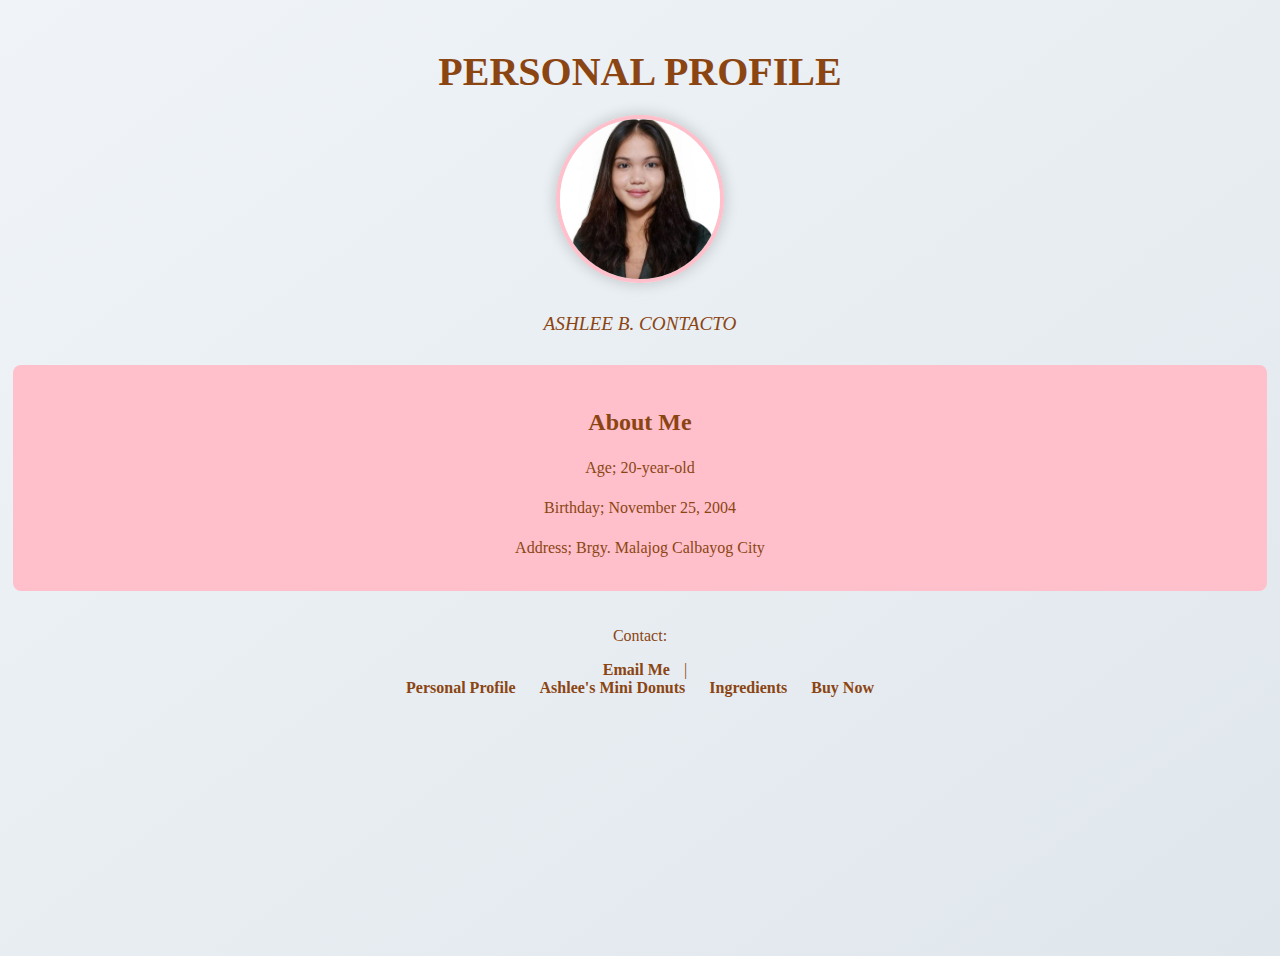
<file: index.html>
<html>
<head>
    <title>MY PERSONAL PROFILE</title>
    <link rel="stylesheet" href="style.css">
</head>
<body>
    <header>PERSONAL PROFILE</header>
    <section>
        <img src="profile.jpg"
	 alt="Profile Picture" 
	class="profile-img">
    </section>
    <article>ASHLEE B. CONTACTO</article>
    <footer>
        <p>About Me</p>
        <p>Age; 20-year-old</p>
	 <p>Birthday; November 25, 2004</p>
         <p>Address; Brgy. Malajog Calbayog City</p>
 </p>
	
    </footer>
    <nav>
        <p>Contact:</p>
        <a href="mailto:ashleebarcebalcontacto@gmail.com">Email Me</a> |
    <nav>
	<nav> 
	<div class="container">
	<a href="index.html">Personal Profile</a>
	<a href="donuts.html"> Ashlee's Mini Donuts</a>
	<a href="ingredients.html">Ingredients </a>
	<a href="promote.html">Buy Now</a>
	</div>
	</nav>
</body>
</html>
</file>
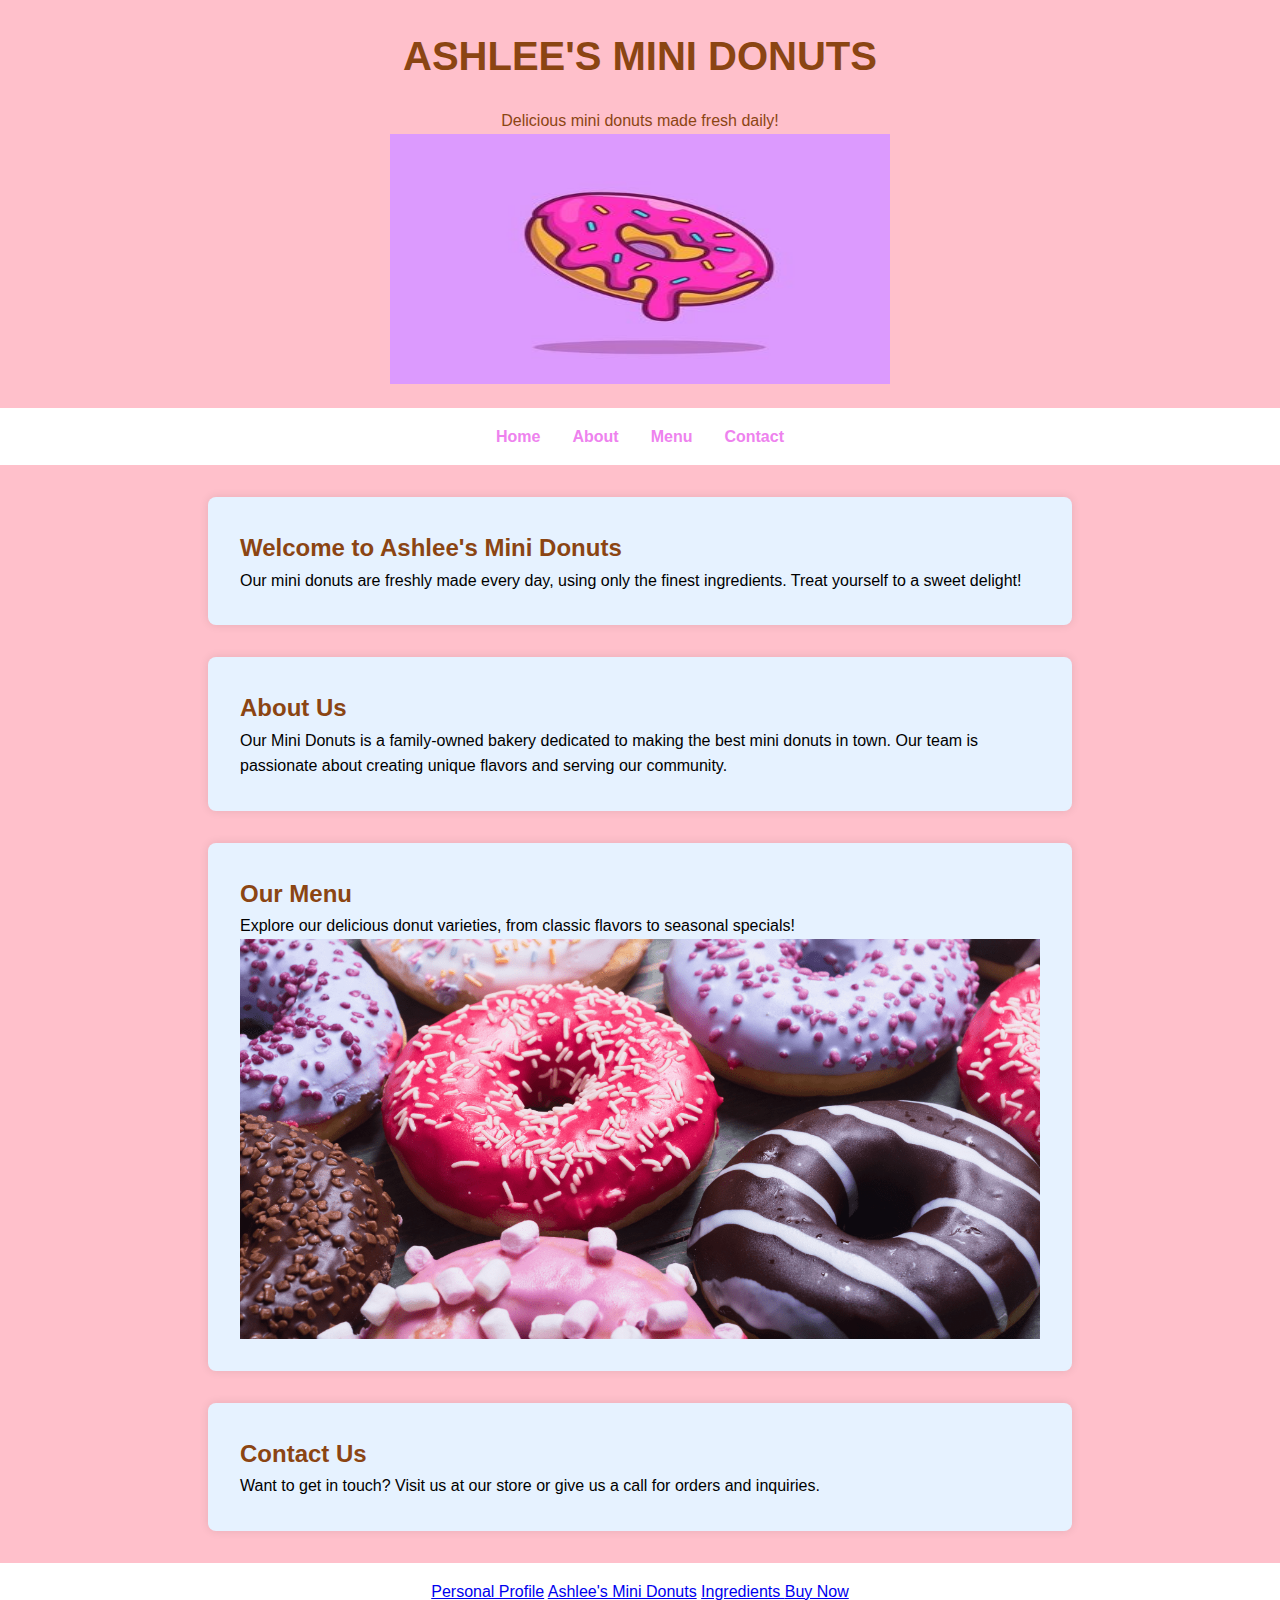
<file: index.HTML>
<html>
<head>
    <title>ASHLEE'S MINI DONUTS</title>
    <link rel="stylesheet" href="Page2.css">
</head>
<body>
    <!-- Header with Title -->
    <header>
        <h1>ASHLEE'S MINI DONUTS</h1>
        <p>Delicious mini donuts made fresh daily!</p>
	<img src="photo.jpg" width="500" height="250" />
    </header>

    <!-- Navigation -->
    <nav>
        <ul>
            <li><a href="#home">Home</a></li>
            <li><a href="#about">About</a></li>
            <li><a href="#menu">Menu</a></li>
            <li><a href="#contact">Contact</a></li>
        </ul>
    </nav>

    <!-- Content Sections -->
    <section id="home">
        <h2>Welcome to Ashlee's Mini Donuts</h2>
        <p>Our mini donuts are freshly made every day, using only the finest ingredients. Treat yourself to a sweet delight!</p>
    </section>

    <section id="about">
        <h2>About Us</h2>
        <p>Our Mini Donuts is a family-owned bakery dedicated to making the best mini donuts in town. Our team is passionate about creating unique flavors and serving our community.</p>
    </section>

    <section id="menu">
        <h2>Our Menu</h2>
        <p>Explore our delicious donut varieties, from classic flavors to seasonal specials!</p>
	<img src="flavor.png"
	 width="800" height="400" />
	
    </section>

    <section id="contact">
        <h2>Contact Us</h2>
        <p>Want to get in touch? Visit us at our store or give us a call for orders and inquiries.</p>
    </section>
<nav> 
       <ul>
	<div class="container">
	<a href="page1.html">Personal Profile</a>
	<a href="page2.html"> Ashlee's Mini Donuts</a>
	<a href="page3.html">Ingredients </a>
	<a href="page4.html">Buy Now</a>
	</div>
	</ul>
</nav>
</body>
</html>
</file>
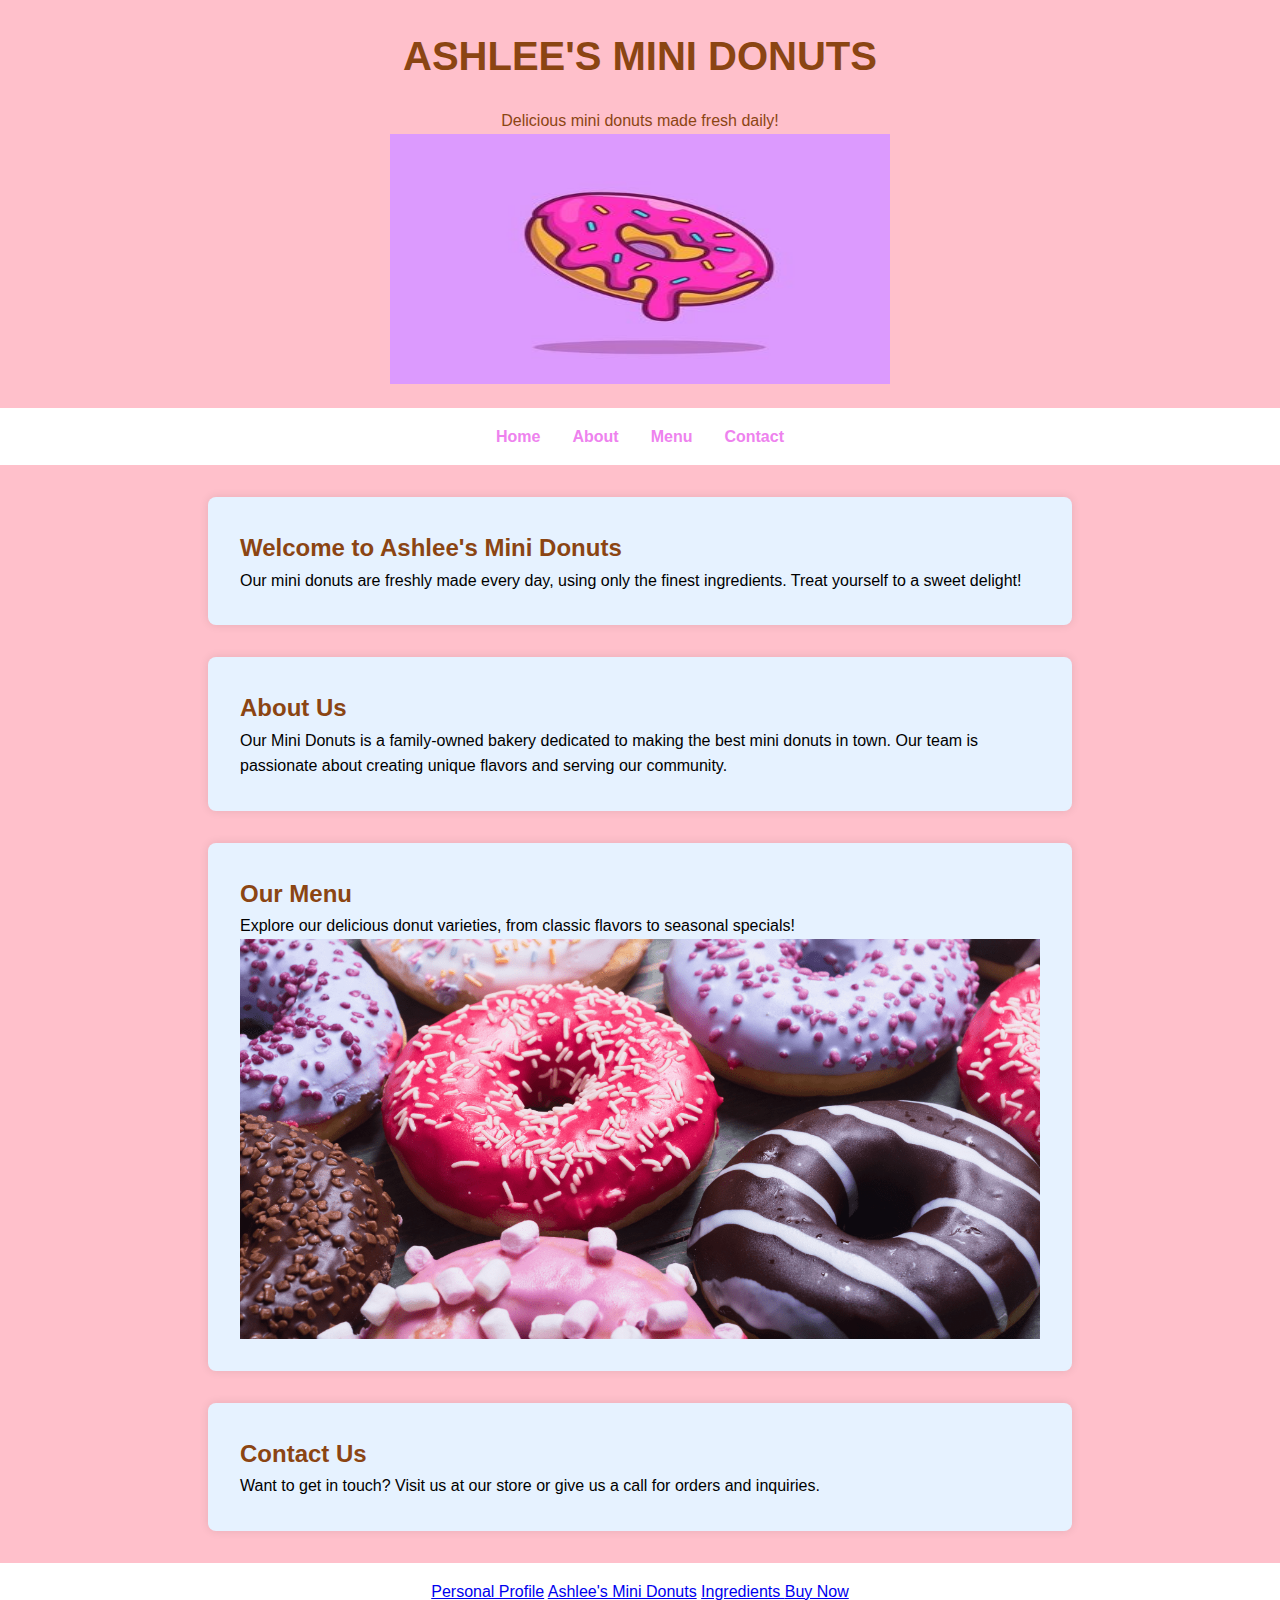
<file: donuts.html>
<html>
<head>
    <title>ASHLEE'S MINI DONUTS</title>
    <link rel="stylesheet" href="donuts.css">
</head>
<body>
    <!-- Header with Title -->
    <header>
        <h1>ASHLEE'S MINI DONUTS</h1>
        <p>Delicious mini donuts made fresh daily!</p>
	<img src="photo.jpg" width="500" height="250" />
    </header>

    <!-- Navigation -->
    <nav>
        <ul>
            <li><a href="#home">Home</a></li>
            <li><a href="#about">About</a></li>
            <li><a href="#menu">Menu</a></li>
            <li><a href="#contact">Contact</a></li>
        </ul>
    </nav>

    <!-- Content Sections -->
    <section id="home">
        <h2>Welcome to Ashlee's Mini Donuts</h2>
        <p>Our mini donuts are freshly made every day, using only the finest ingredients. Treat yourself to a sweet delight!</p>
    </section>

    <section id="about">
        <h2>About Us</h2>
        <p>Our Mini Donuts is a family-owned bakery dedicated to making the best mini donuts in town. Our team is passionate about creating unique flavors and serving our community.</p>
    </section>

    <section id="menu">
        <h2>Our Menu</h2>
        <p>Explore our delicious donut varieties, from classic flavors to seasonal specials!</p>
	<img src="flavor.png"
	 width="800" height="400" />
	
    </section>

    <section id="contact">
        <h2>Contact Us</h2>
        <p>Want to get in touch? Visit us at our store or give us a call for orders and inquiries.</p>
    </section>
<nav> 
       <ul>
	<div class="container">
	<a href="index.html">Personal Profile</a>
	<a href="donuts.html"> Ashlee's Mini Donuts</a>
	<a href="ingredients.html">Ingredients </a>
	<a href="promote.html">Buy Now</a>
	</div>
	</ul>
</nav>
</body>
</html>
</file>
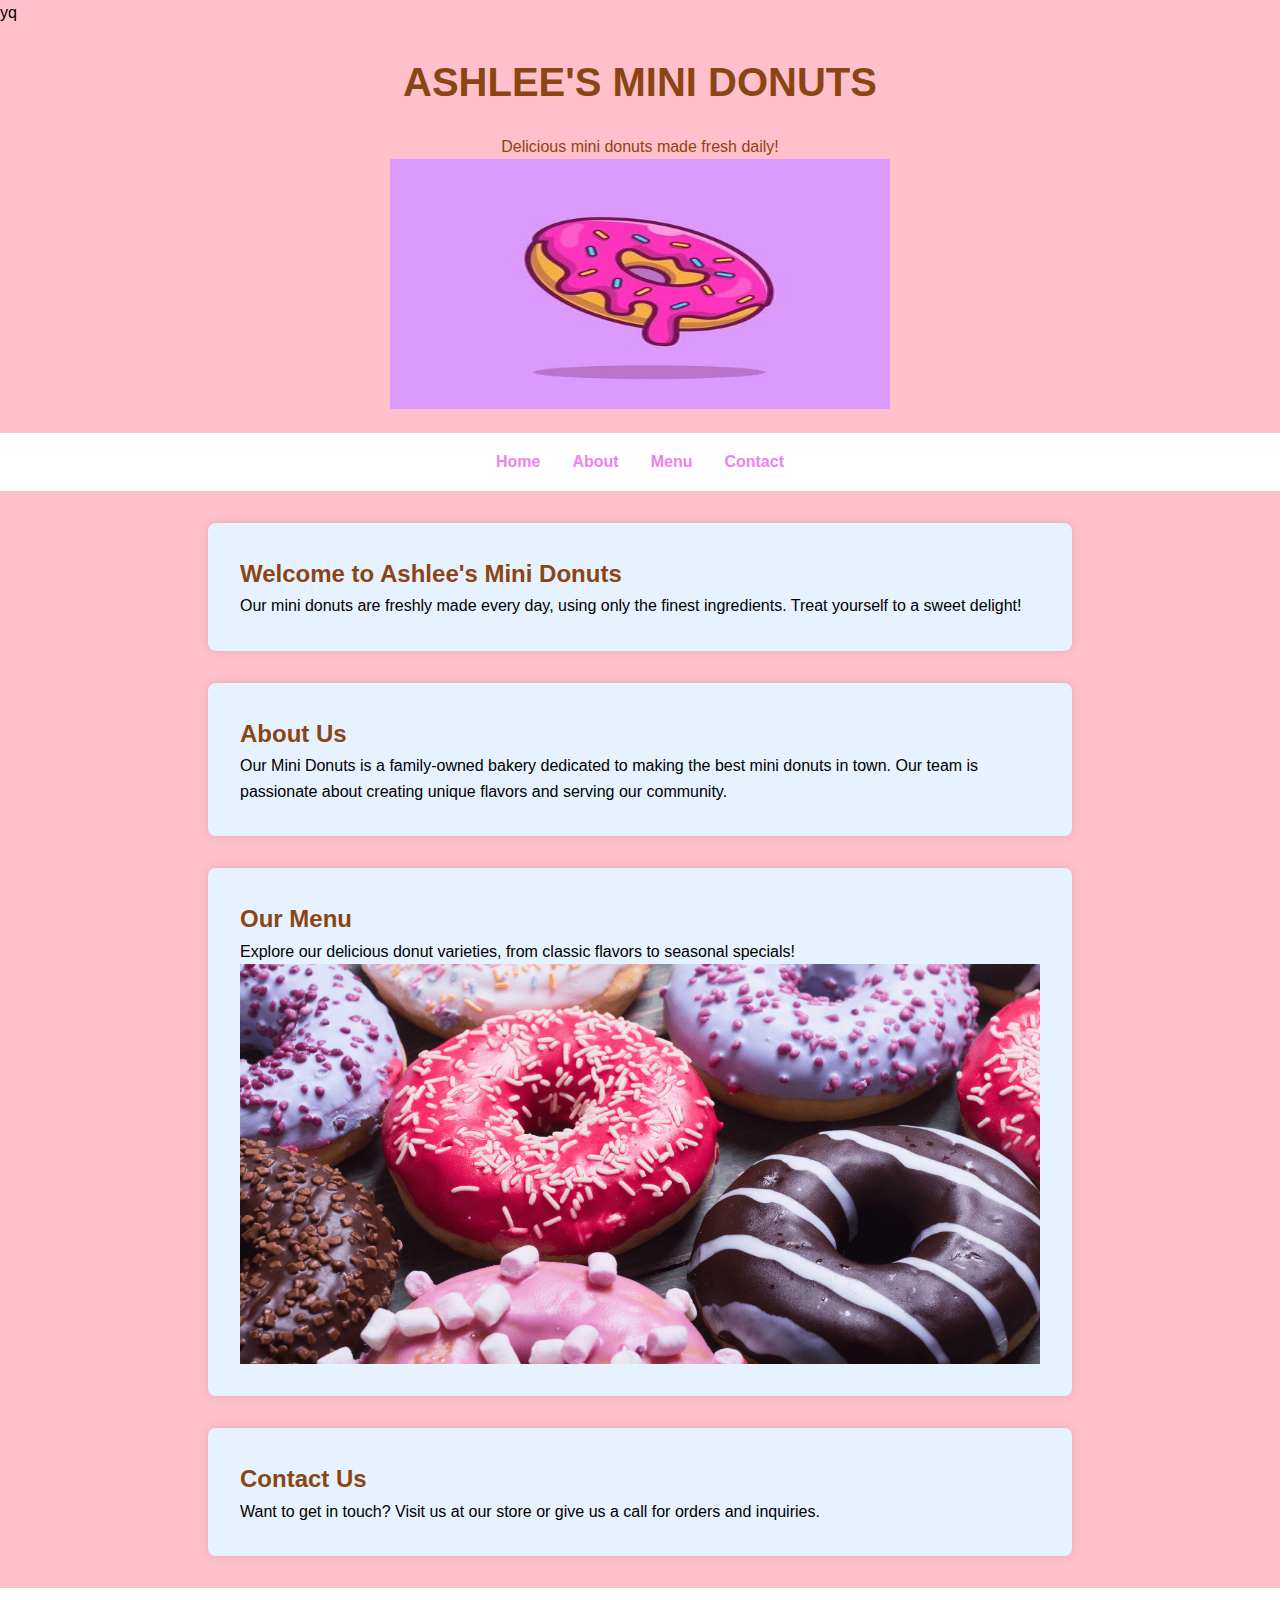
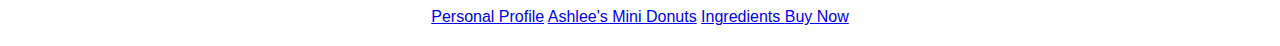
<file: donuts.HTML>
yq<html>
<head>
    <title>ASHLEE'S MINI DONUTS</title>
    <link rel="stylesheet" href="donuts.css">
</head>
<body>
    <!-- Header with Title -->
    <header>
        <h1>ASHLEE'S MINI DONUTS</h1>
        <p>Delicious mini donuts made fresh daily!</p>
	<img src="photo.jpg" width="500" height="250" />
    </header>

    <!-- Navigation -->
    <nav>
        <ul>
            <li><a href="#home">Home</a></li>
            <li><a href="#about">About</a></li>
            <li><a href="#menu">Menu</a></li>
            <li><a href="#contact">Contact</a></li>
        </ul>
    </nav>

    <!-- Content Sections -->
    <section id="home">
        <h2>Welcome to Ashlee's Mini Donuts</h2>
        <p>Our mini donuts are freshly made every day, using only the finest ingredients. Treat yourself to a sweet delight!</p>
    </section>

    <section id="about">
        <h2>About Us</h2>
        <p>Our Mini Donuts is a family-owned bakery dedicated to making the best mini donuts in town. Our team is passionate about creating unique flavors and serving our community.</p>
    </section>

    <section id="menu">
        <h2>Our Menu</h2>
        <p>Explore our delicious donut varieties, from classic flavors to seasonal specials!</p>
	<img src="flavor.png"
	 width="800" height="400" />
	
    </section>

    <section id="contact">
        <h2>Contact Us</h2>
        <p>Want to get in touch? Visit us at our store or give us a call for orders and inquiries.</p>
    </section>
<nav> 
       <ul>
	<div class="container">
	<a href="index.html">Personal Profile</a>
	<a href="donuts.html"> Ashlee's Mini Donuts</a>
	<a href="ingredients.html">Ingredients </a>
	<a href="promote.html">Buy Now</a>
	</div>
	</ul>
</nav>
</body>
</html>
</file>
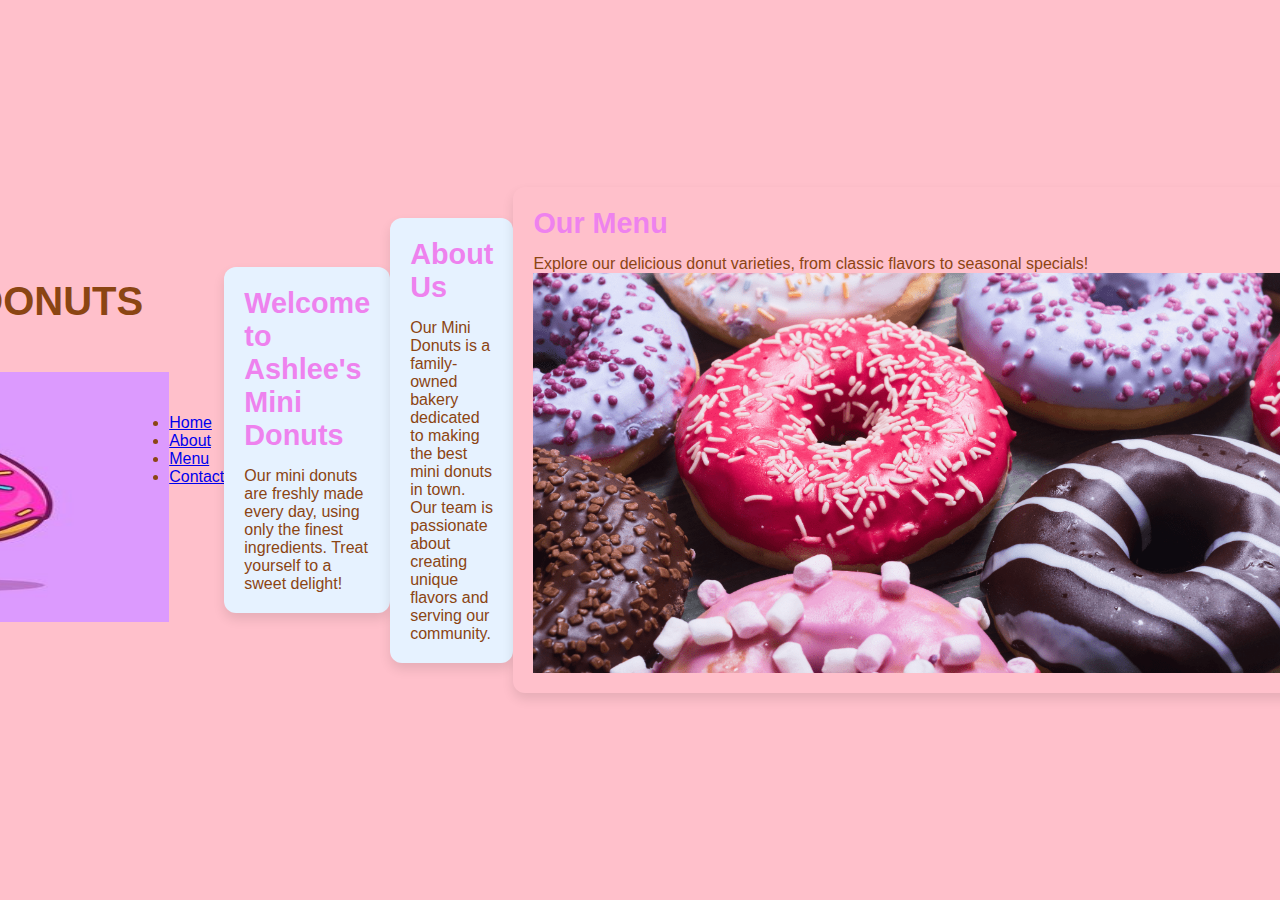
<file: ingredients .HTML>
q<html>
<head>
    <title>ASHLEE'S MINI DONUTS</title>
    <link rel="stylesheet" href="ingredients.css">
</head>
<body>
    <!-- Header with Title -->
    <header>
        <h1>ASHLEE'S MINI DONUTS</h1>
        <p>Delicious mini donuts made fresh daily!</p>
	<img src="photo.jpg" width="500" height="250" />
    </header>

    <!-- Navigation -->
    <nav>
        <ul>
            <li><a href="#home">Home</a></li>
            <li><a href="#about">About</a></li>
            <li><a href="#menu">Menu</a></li>
            <li><a href="#contact">Contact</a></li>
        </ul>
    </nav>

    <!-- Content Sections -->
    <section id="home">
        <h2>Welcome to Ashlee's Mini Donuts</h2>
        <p>Our mini donuts are freshly made every day, using only the finest ingredients. Treat yourself to a sweet delight!</p>
    </section>

    <section id="about">
        <h2>About Us</h2>
        <p>Our Mini Donuts is a family-owned bakery dedicated to making the best mini donuts in town. Our team is passionate about creating unique flavors and serving our community.</p>
    </section>

    <section id="menu">
        <h2>Our Menu</h2>
        <p>Explore our delicious donut varieties, from classic flavors to seasonal specials!</p>
	<img src="flavor.png"
	 width="800" height="400" />
	
    </section>

    <section id="contact">
        <h2>Contact Us</h2>
        <p>Want to get in touch? Visit us at our store or give us a call for orders and inquiries.</p>
    </section>
<nav> 
       <ul>
	<div class="container">
	<a href="index.html">Personal Profile</a>
	<a href="donuts.html"> Ashlee's Mini Donuts</a>
	<a href="ingredients.html">Ingredients </a>
	<a href="promote.html">Buy Now</a>
	</div>
	</ul>
</nav>
</body>
</html>
</file>
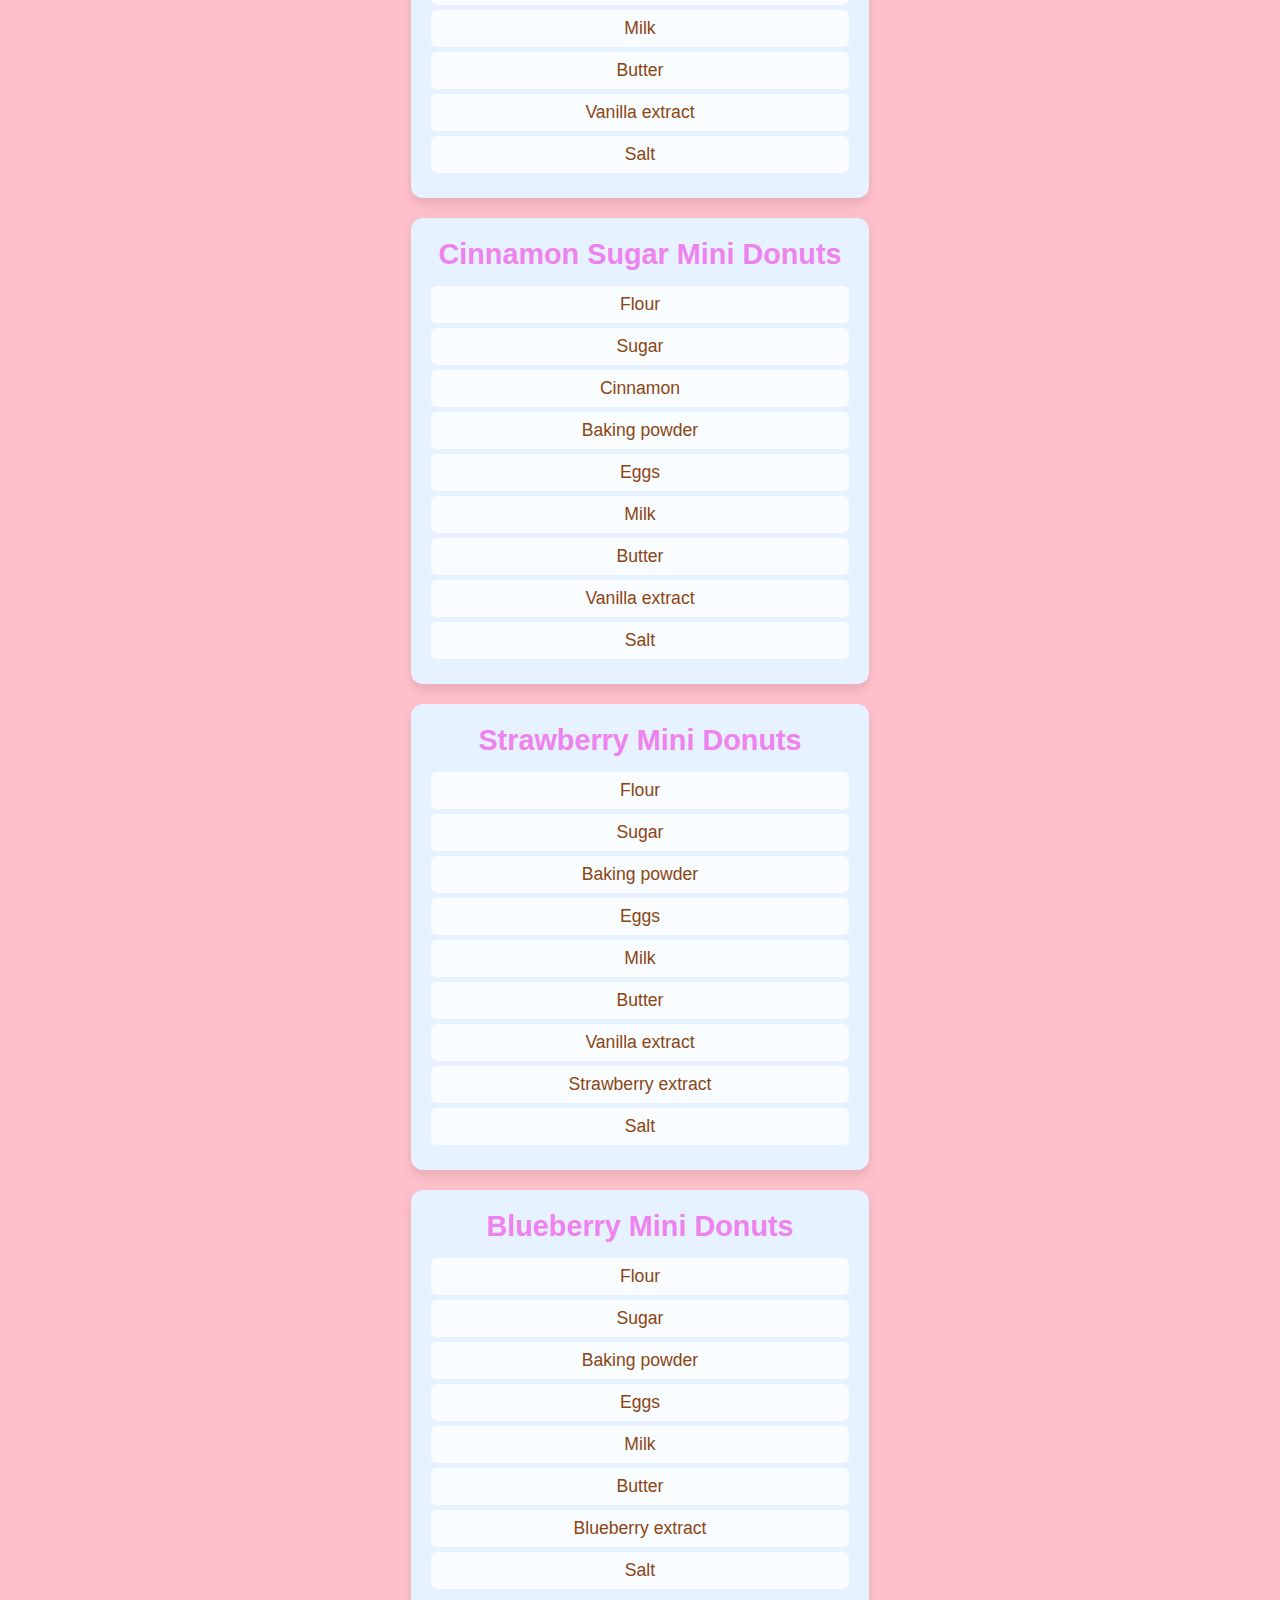
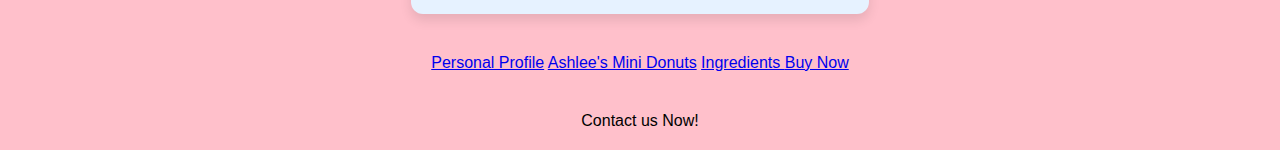
<file: ingredients.html>
<html>
<head>
    <title>Mini Donut Ingredients</title>
    <link rel="stylesheet" href="ingredients.css">
</head>
<body>

    <!-- Main Content Section -->
    <div class="container">
        <h1>Mini Donut Ingredients</h1>

        <!-- Classic Flavor -->
        <section>
            <h2>Classic Mini Donuts</h2>
            <ul class="ingredients">
                <li>Flour</li>
                <li>Sugar</li>
                <li>Baking powder</li>
                <li>Eggs</li>
                <li>Milk</li>
                <li>Butter</li>
                <li>Vanilla extract</li>
                <li>Vegetable oil</li>
                <li>Salt</li>
            </ul>
        </section>

        <!-- Chocolate Flavor -->
        <section>
            <h2>Chocolate Mini Donuts</h2>
            <ul class="ingredients">
                <li>Flour</li>
                <li>Cocoa powder</li>
                <li>Sugar</li>
                <li>Baking powder</li>
                <li>Eggs</li>
                <li>Milk</li>
                <li>Butter</li>
                <li>Vanilla extract</li>
                <li>Salt</li>
            </ul>
        </section>

        <!-- Cinnamon Sugar Flavor -->
        <section>
            <h2>Cinnamon Sugar Mini Donuts</h2>
            <ul class="ingredients">
                <li>Flour</li>
                <li>Sugar</li>
                <li>Cinnamon</li>
                <li>Baking powder</li>
                <li>Eggs</li>
                <li>Milk</li>
                <li>Butter</li>
                <li>Vanilla extract</li>
                <li>Salt</li>
            </ul>
        </section>

        <!-- Strawberry Flavor -->
        <section>
            <h2>Strawberry Mini Donuts</h2>
            <ul class="ingredients">
                <li>Flour</li>
                <li>Sugar</li>
                <li>Baking powder</li>
                <li>Eggs</li>
                <li>Milk</li>
                <li>Butter</li>
                <li>Vanilla extract</li>
                <li>Strawberry extract</li>
                <li>Salt</li>
            </ul>
        </section>

        <!-- Blueberry Flavor -->
        <section>
            <h2>Blueberry Mini Donuts</h2>
            <ul class="ingredients">
                <li>Flour</li>
                <li>Sugar</li>
                <li>Baking powder</li>
                <li>Eggs</li>
                <li>Milk</li>
                <li>Butter</li>
                <li>Blueberry extract</li>
                <li>Salt</li>
            </ul>
        </section>
<nav> 
       <ul>
	<div class="container">
	<a href="index.html">Personal Profile</a>
	<a href="donuts.html"> Ashlee's Mini Donuts</a>
	<a href="ingredients.html">Ingredients </a>
	<a href="promote.html">Buy Now</a>
	</div>
	</ul>
</nav>
        <!-- Footer Section -->
        <footer>
            <p>Contact us Now!</p>
        </footer>
    </div>
</body>
</html>
</file>
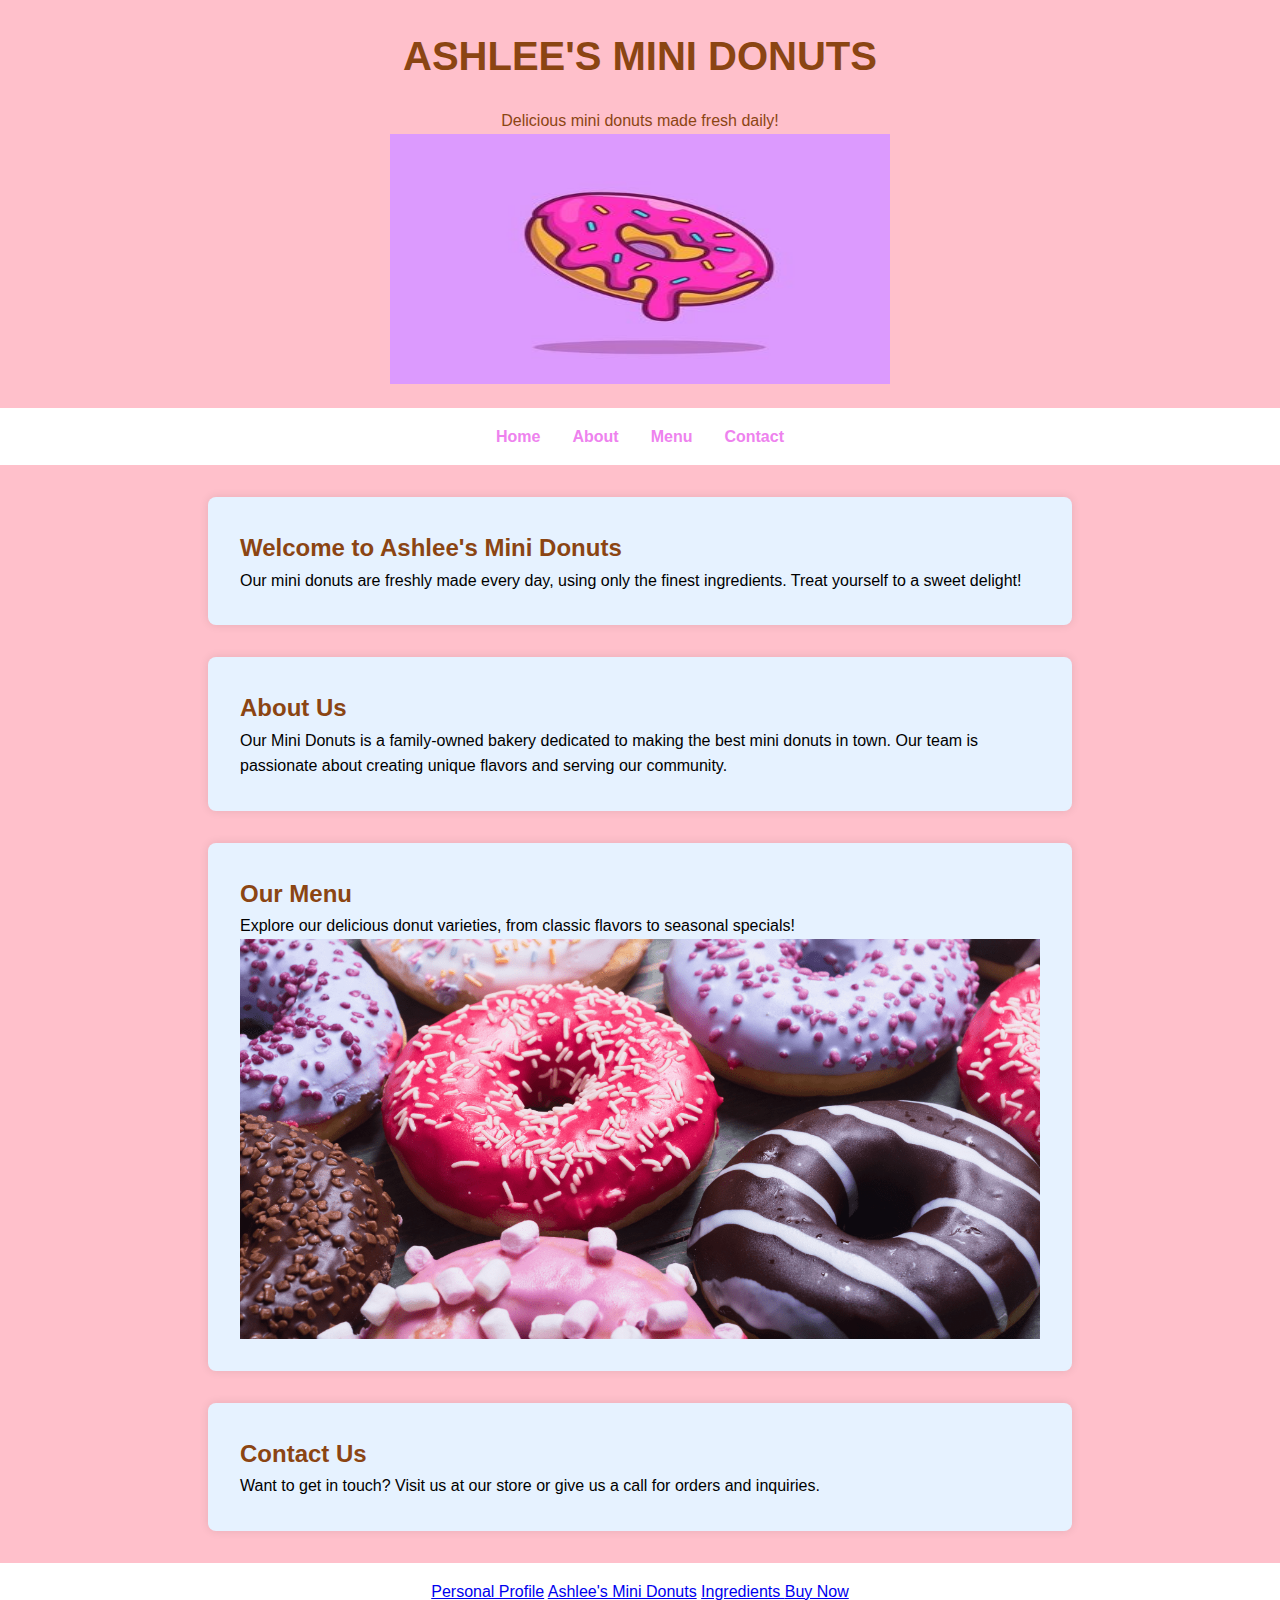
<file: Page2.HTML>
<html>
<head>
    <title>ASHLEE'S MINI DONUTS</title>
    <link rel="stylesheet" href="Page2.css">
</head>
<body>
    <!-- Header with Title -->
    <header>
        <h1>ASHLEE'S MINI DONUTS</h1>
        <p>Delicious mini donuts made fresh daily!</p>
	<img src="photo.jpg" width="500" height="250" />
    </header>

    <!-- Navigation -->
    <nav>
        <ul>
            <li><a href="#home">Home</a></li>
            <li><a href="#about">About</a></li>
            <li><a href="#menu">Menu</a></li>
            <li><a href="#contact">Contact</a></li>
        </ul>
    </nav>

    <!-- Content Sections -->
    <section id="home">
        <h2>Welcome to Ashlee's Mini Donuts</h2>
        <p>Our mini donuts are freshly made every day, using only the finest ingredients. Treat yourself to a sweet delight!</p>
    </section>

    <section id="about">
        <h2>About Us</h2>
        <p>Our Mini Donuts is a family-owned bakery dedicated to making the best mini donuts in town. Our team is passionate about creating unique flavors and serving our community.</p>
    </section>

    <section id="menu">
        <h2>Our Menu</h2>
        <p>Explore our delicious donut varieties, from classic flavors to seasonal specials!</p>
	<img src="flavor.png"
	 width="800" height="400" />
	
    </section>

    <section id="contact">
        <h2>Contact Us</h2>
        <p>Want to get in touch? Visit us at our store or give us a call for orders and inquiries.</p>
    </section>
<nav> 
       <ul>
	<div class="container">
	<a href="page1.html">Personal Profile</a>
	<a href="page2.html"> Ashlee's Mini Donuts</a>
	<a href="page3.html">Ingredients </a>
	<a href="page4.html">Buy Now</a>
	</div>
	</ul>
</nav>
</body>
</html>
</file>
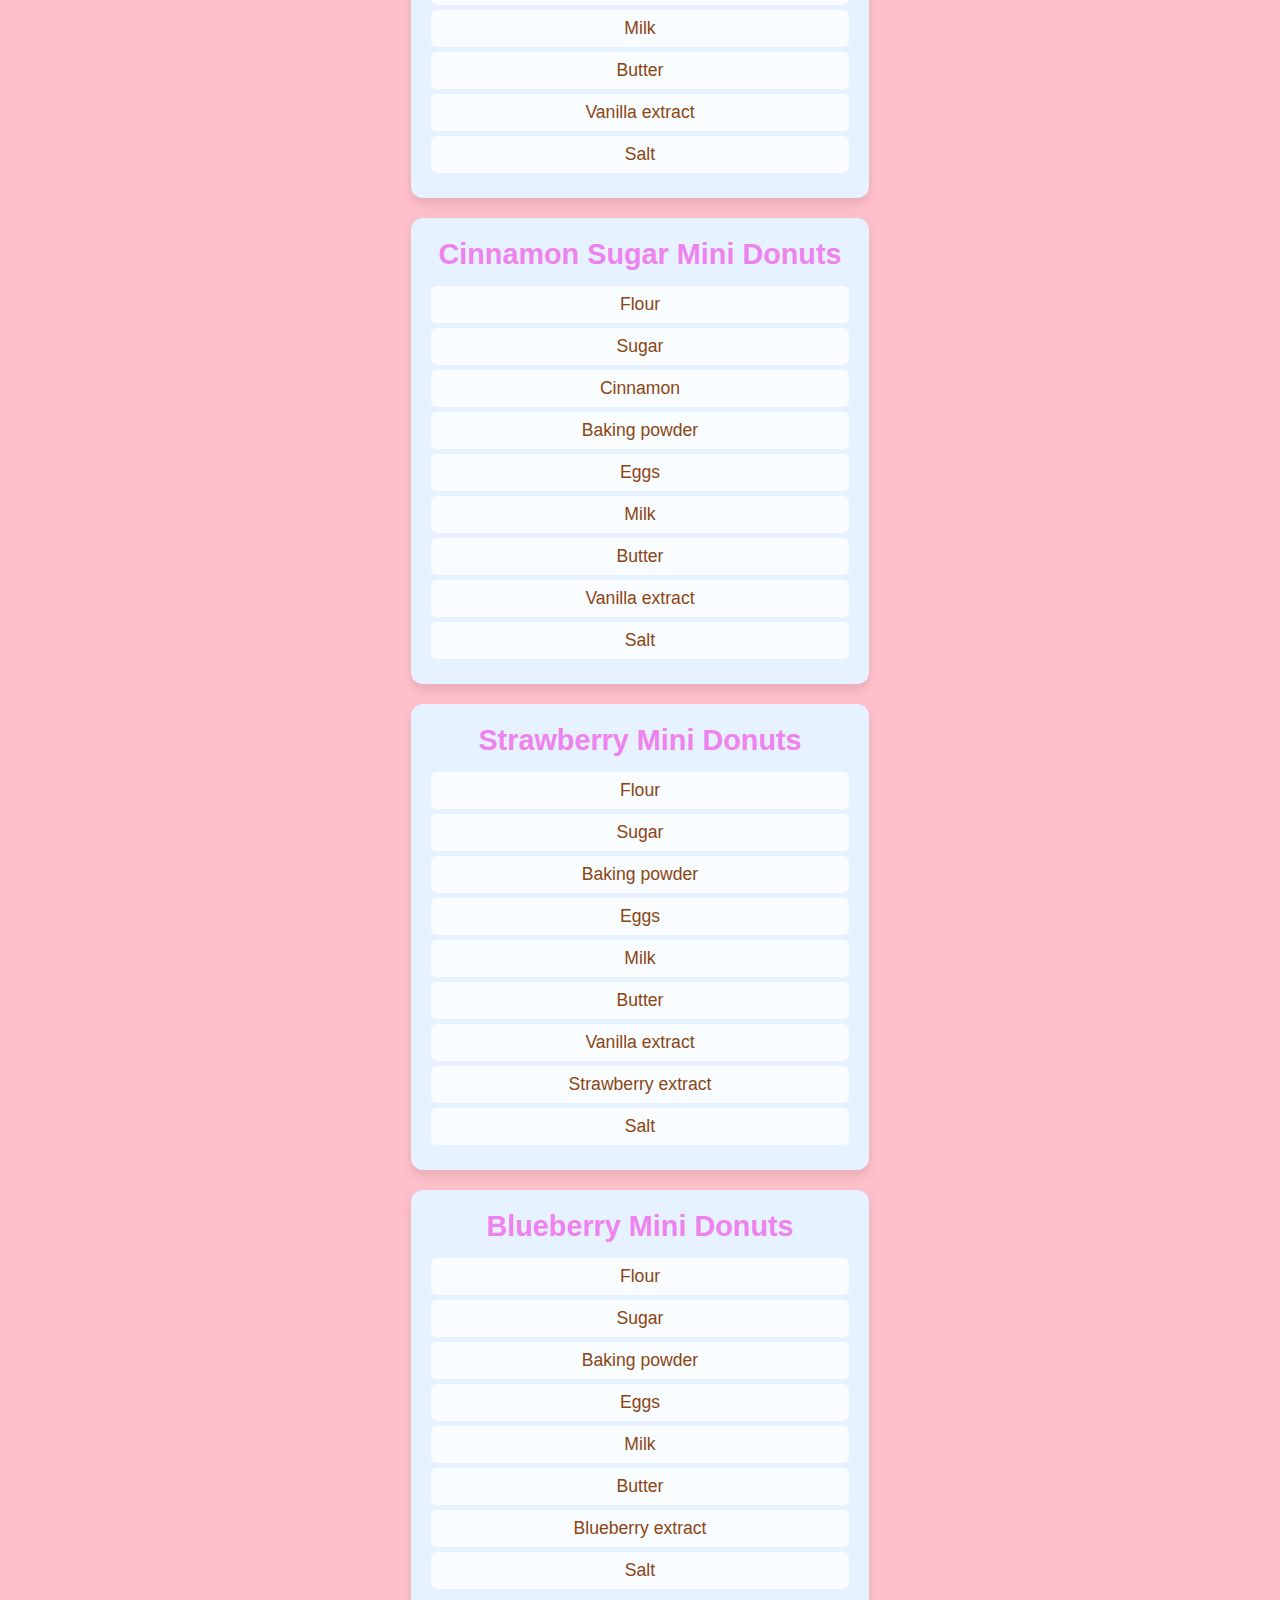
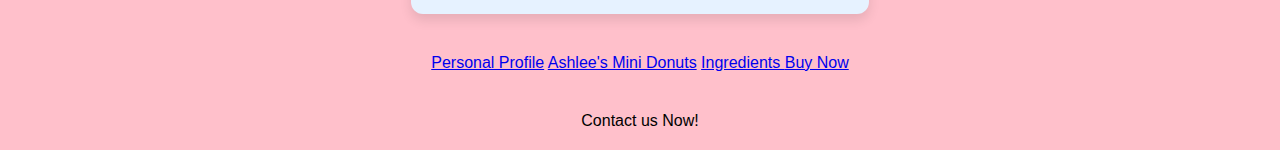
<file: Page3.html>
<html>
<head>
    <title>Mini Donut Ingredients</title>
    <link rel="stylesheet" href="Page3.css">
</head>
<body>

    <!-- Main Content Section -->
    <div class="container">
        <h1>Mini Donut Ingredients</h1>

        <!-- Classic Flavor -->
        <section>
            <h2>Classic Mini Donuts</h2>
            <ul class="ingredients">
                <li>Flour</li>
                <li>Sugar</li>
                <li>Baking powder</li>
                <li>Eggs</li>
                <li>Milk</li>
                <li>Butter</li>
                <li>Vanilla extract</li>
                <li>Vegetable oil</li>
                <li>Salt</li>
            </ul>
        </section>

        <!-- Chocolate Flavor -->
        <section>
            <h2>Chocolate Mini Donuts</h2>
            <ul class="ingredients">
                <li>Flour</li>
                <li>Cocoa powder</li>
                <li>Sugar</li>
                <li>Baking powder</li>
                <li>Eggs</li>
                <li>Milk</li>
                <li>Butter</li>
                <li>Vanilla extract</li>
                <li>Salt</li>
            </ul>
        </section>

        <!-- Cinnamon Sugar Flavor -->
        <section>
            <h2>Cinnamon Sugar Mini Donuts</h2>
            <ul class="ingredients">
                <li>Flour</li>
                <li>Sugar</li>
                <li>Cinnamon</li>
                <li>Baking powder</li>
                <li>Eggs</li>
                <li>Milk</li>
                <li>Butter</li>
                <li>Vanilla extract</li>
                <li>Salt</li>
            </ul>
        </section>

        <!-- Strawberry Flavor -->
        <section>
            <h2>Strawberry Mini Donuts</h2>
            <ul class="ingredients">
                <li>Flour</li>
                <li>Sugar</li>
                <li>Baking powder</li>
                <li>Eggs</li>
                <li>Milk</li>
                <li>Butter</li>
                <li>Vanilla extract</li>
                <li>Strawberry extract</li>
                <li>Salt</li>
            </ul>
        </section>

        <!-- Blueberry Flavor -->
        <section>
            <h2>Blueberry Mini Donuts</h2>
            <ul class="ingredients">
                <li>Flour</li>
                <li>Sugar</li>
                <li>Baking powder</li>
                <li>Eggs</li>
                <li>Milk</li>
                <li>Butter</li>
                <li>Blueberry extract</li>
                <li>Salt</li>
            </ul>
        </section>
<nav> 
       <ul>
	<div class="container">
	<a href="page1.html">Personal Profile</a>
	<a href="page2.html"> Ashlee's Mini Donuts</a>
	<a href="page3.html">Ingredients </a>
	<a href="page4.html">Buy Now</a>
	</div>
	</ul>
</nav>
        <!-- Footer Section -->
        <footer>
            <p>Contact us Now!</p>
        </footer>
    </div>
</body>
</html>
</file>
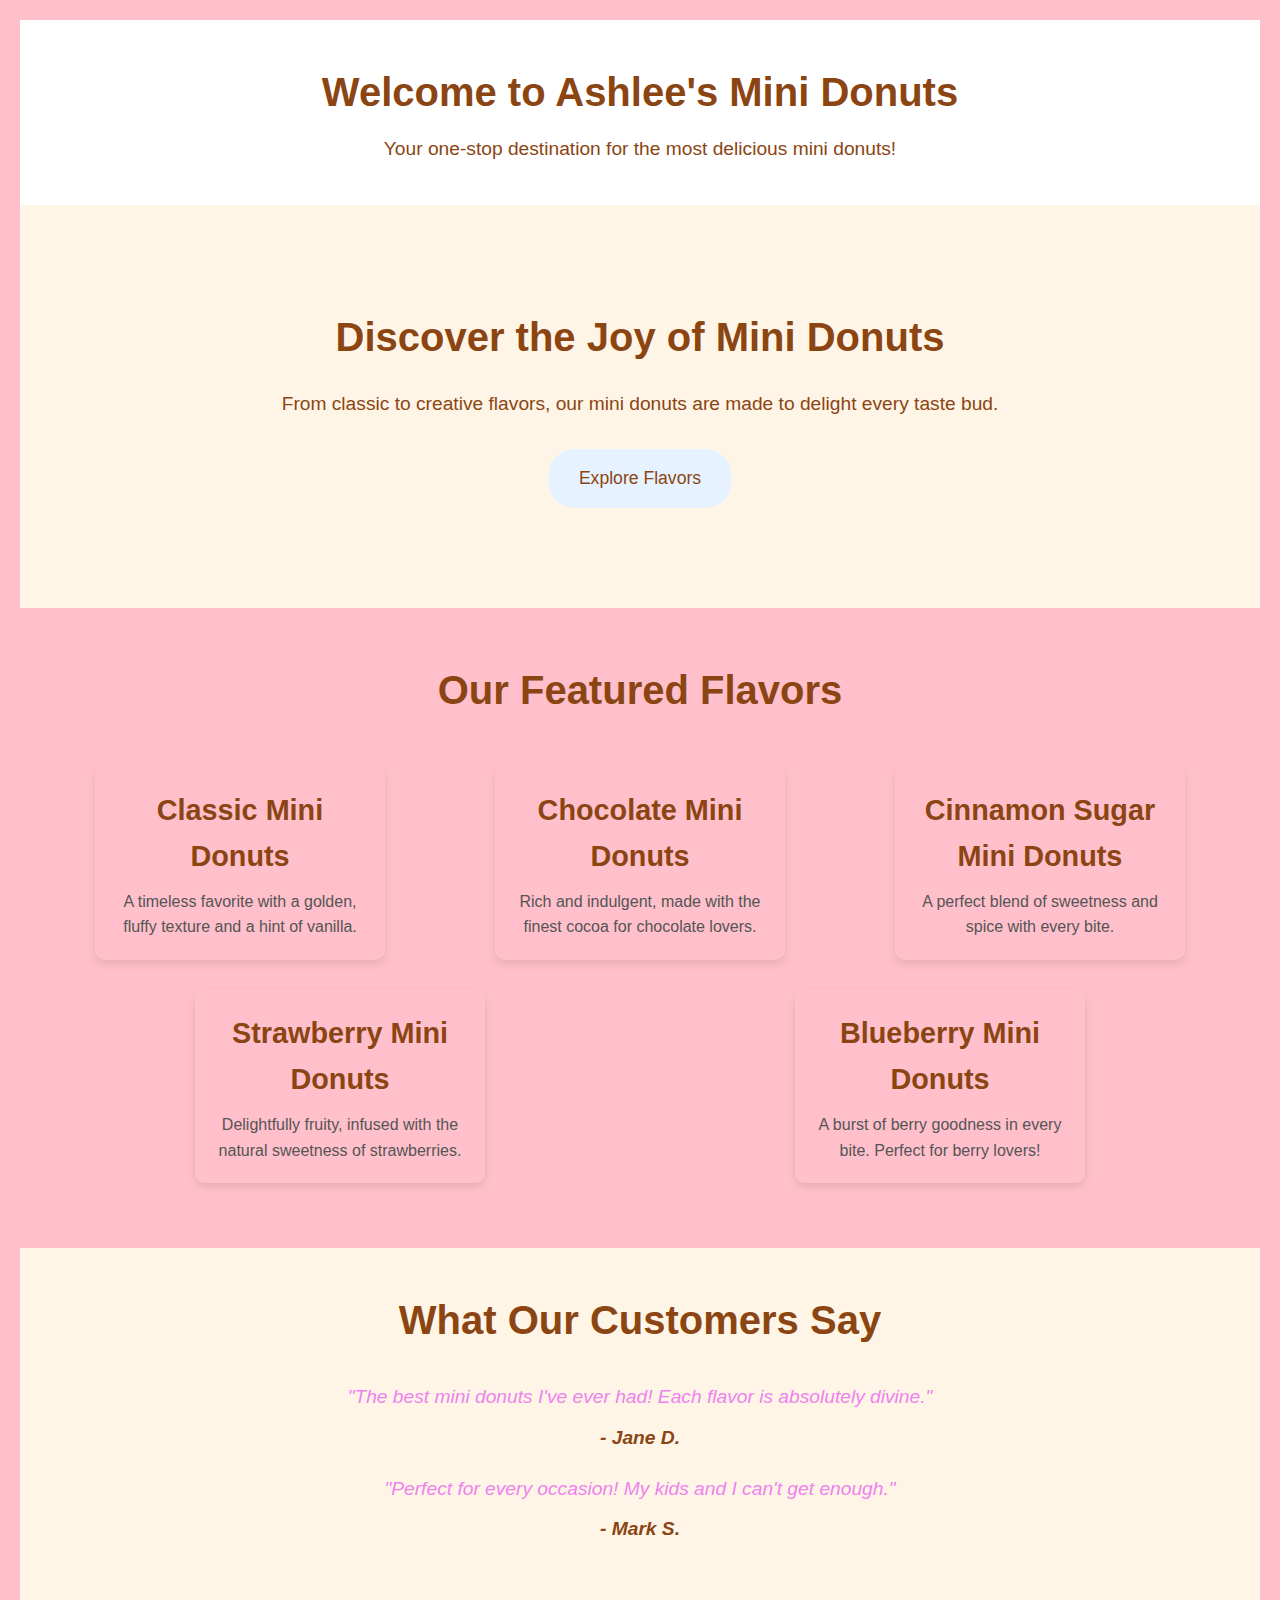
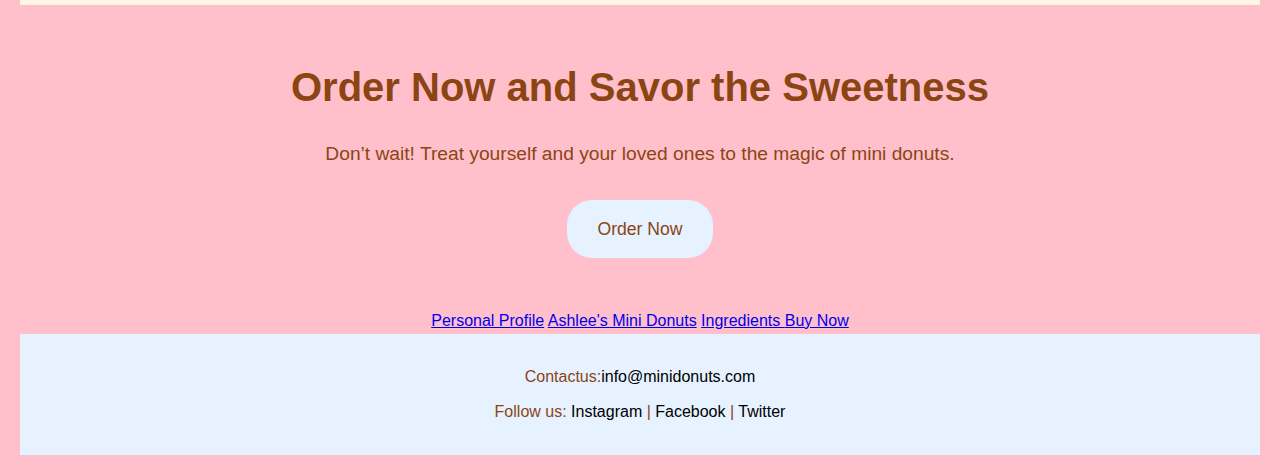
<file: Page4.html>
<html>
<head>
    <title>Welcome to Mini Donuts Paradise</title>
    <link rel="stylesheet" href="Page4.css">
</head>
<body>

    <!-- Main Header Section -->
    <header>
        <div class="header-container">
            <h1>Welcome to Ashlee's Mini Donuts </h1>
            <p>Your one-stop destination for the most delicious mini donuts!</p>
        </div>
    </header>

    <!-- Hero Section -->
    <section class="hero">
        <div class="hero-content">
            <h2>Discover the Joy of Mini Donuts</h2>
            <p>From classic to creative flavors, our mini donuts are made to delight every taste bud.</p>
            <a href="#flavors" class="btn">Explore Flavors</a>
        </div>
    </section>

    <!-- Flavors Section -->
    <section id="flavors" class="flavors">
        <h2>Our Featured Flavors</h2>
        <div class="flavor-cards">
            <!-- Classic Donuts -->
            <div class="flavor-card">
                <h3>Classic Mini Donuts</h3>
                <p>A timeless favorite with a golden, fluffy texture and a hint of vanilla.</p>
            </div>
            <!-- Chocolate Donuts -->
            <div class="flavor-card">
                <h3>Chocolate Mini Donuts</h3>
                <p>Rich and indulgent, made with the finest cocoa for chocolate lovers.</p>
            </div>
            <!-- Cinnamon Sugar Donuts -->
            <div class="flavor-card">
                <h3>Cinnamon Sugar Mini Donuts</h3>
                <p>A perfect blend of sweetness and spice with every bite.</p>
            </div>
            <!-- Strawberry Donuts -->
            <div class="flavor-card">
                <h3>Strawberry Mini Donuts</h3>
                <p>Delightfully fruity, infused with the natural sweetness of strawberries.</p>
            </div>
            <!-- Blueberry Donuts -->
            <div class="flavor-card">
                <h3>Blueberry Mini Donuts</h3>
                <p>A burst of berry goodness in every bite. Perfect for berry lovers!</p>
            </div>
        </div>
    </section>

    <!-- Testimonial Section -->
    <section class="testimonials">
        <h2>What Our Customers Say</h2>
        <blockquote>
            <p>"The best mini donuts I've ever had! Each flavor is absolutely divine."</p>
            <cite>- Jane D.</cite>
        </blockquote>
        <blockquote>
            <p>"Perfect for every occasion! My kids and I can't get enough."</p>
            <cite>- Mark S.</cite>
        </blockquote>
    </section>

    <!-- Call to Action -->
    <section class="cta">
        <h2>Order Now and Savor the Sweetness</h2>
        <p>Don’t wait! Treat yourself and your loved ones to the magic of mini donuts.</p>
        <a href="mailto:order@minidonuts.com" class="btn">Order Now</a>
    </section>
<nav> 
       <ul>
	<div class="container">
	<a href="page1.html">Personal Profile</a>
	<a href="page2.html"> Ashlee's Mini Donuts</a>
	<a href="page3.html">Ingredients </a>
	<a href="page4.html">Buy Now</a>
	</div>
	</ul>
</nav>
    <!-- Footer -->
    <footer>
        <p>Contactus:<a href= "mailto:info@minidonuts.com">info@minidonuts.com</a></p>
        <p>Follow us:
            <a href=>Instagram</a> |
            <a href=>Facebook</a> |
            <a href=>Twitter</a>
        </p>
    </footer>

</body>
</html>
</file>
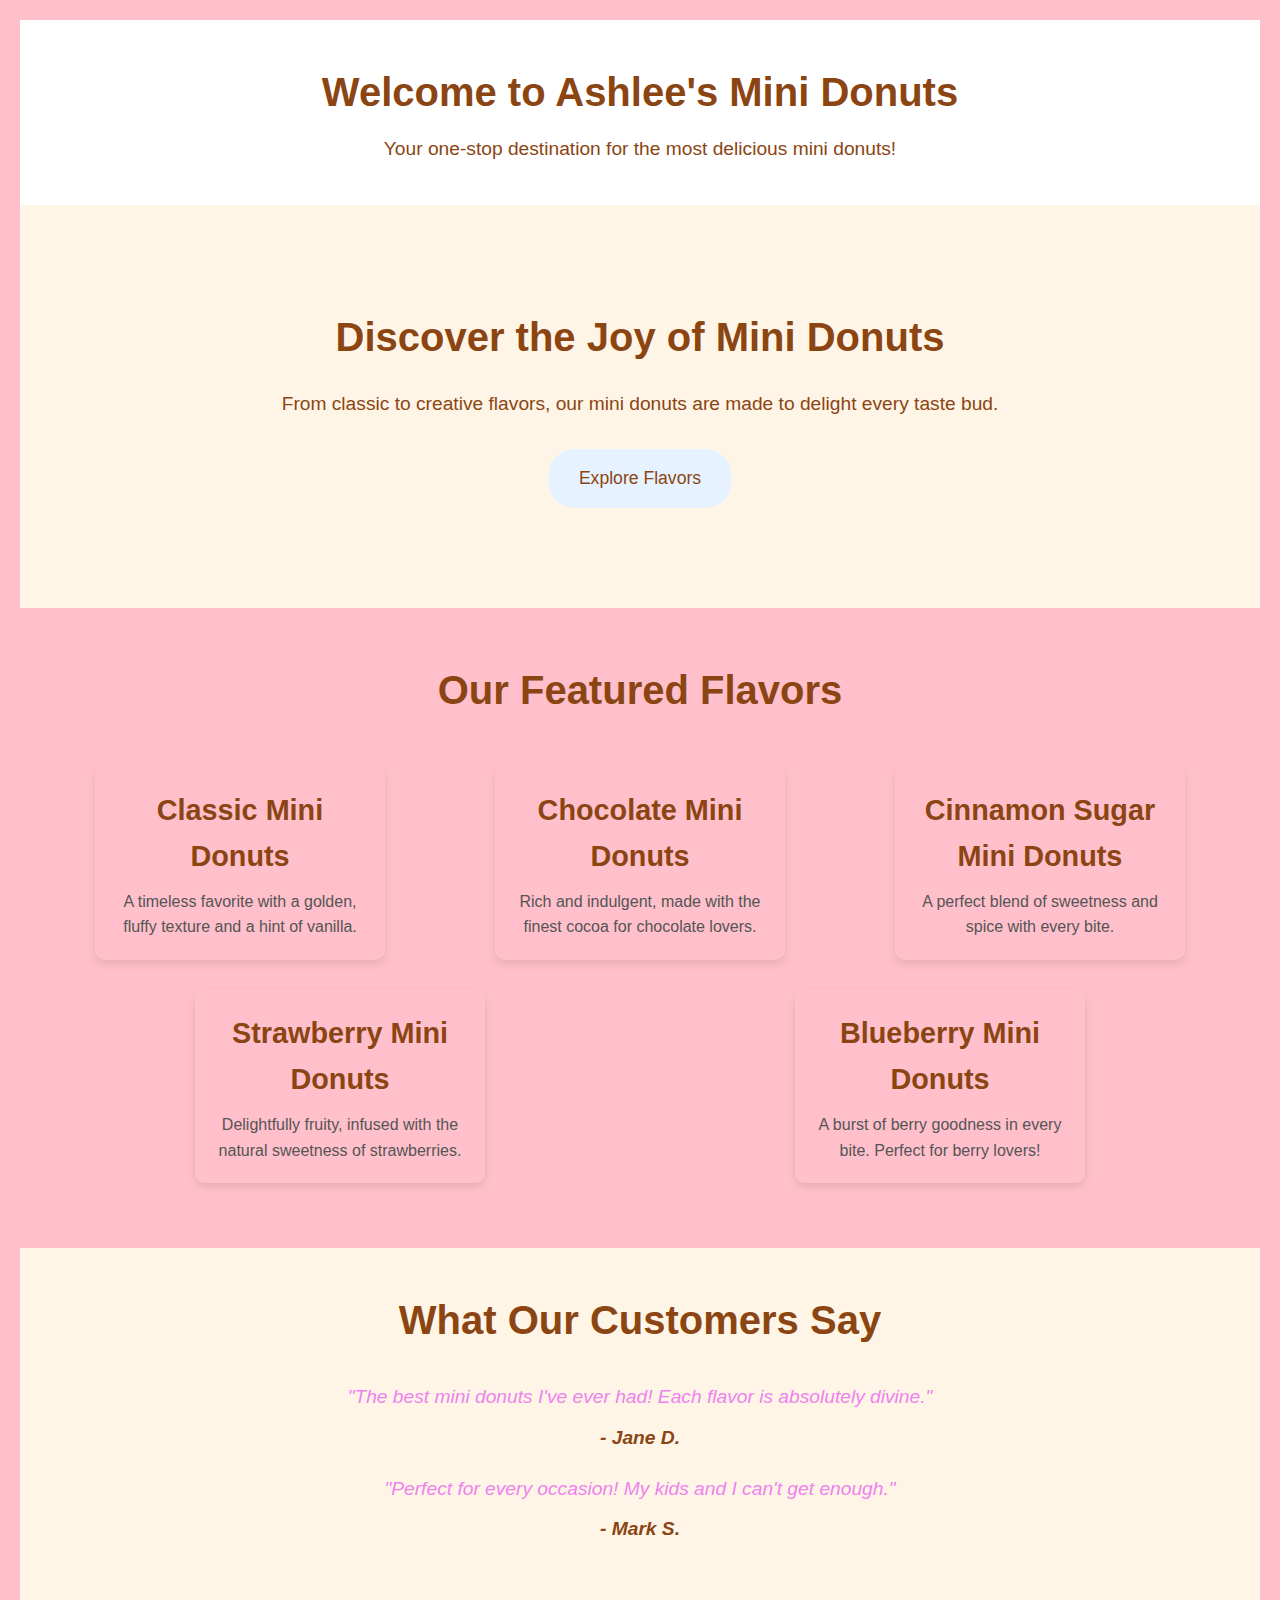
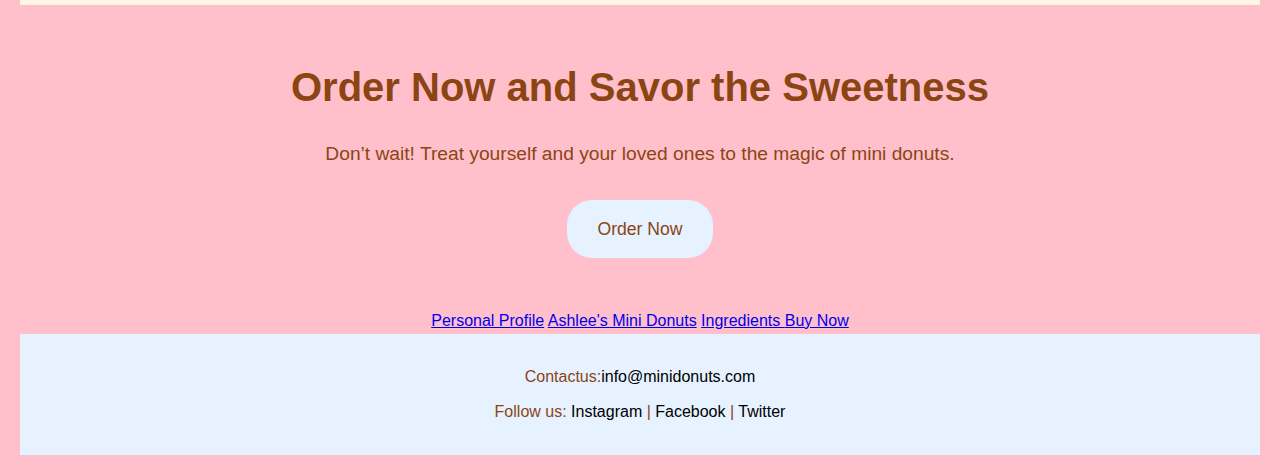
<file: promote.html>
<html>
<head>
    <title>Welcome to Mini Donuts Paradise</title>
    <link rel="stylesheet" href="promote.css">
</head>
<body>

    <!-- Main Header Section -->
    <header>
        <div class="header-container">
            <h1>Welcome to Ashlee's Mini Donuts </h1>
            <p>Your one-stop destination for the most delicious mini donuts!</p>
        </div>
    </header>

    <!-- Hero Section -->
    <section class="hero">
        <div class="hero-content">
            <h2>Discover the Joy of Mini Donuts</h2>
            <p>From classic to creative flavors, our mini donuts are made to delight every taste bud.</p>
            <a href="#flavors" class="btn">Explore Flavors</a>
        </div>
    </section>

    <!-- Flavors Section -->
    <section id="flavors" class="flavors">
        <h2>Our Featured Flavors</h2>
        <div class="flavor-cards">
            <!-- Classic Donuts -->
            <div class="flavor-card">
                <h3>Classic Mini Donuts</h3>
                <p>A timeless favorite with a golden, fluffy texture and a hint of vanilla.</p>
            </div>
            <!-- Chocolate Donuts -->
            <div class="flavor-card">
                <h3>Chocolate Mini Donuts</h3>
                <p>Rich and indulgent, made with the finest cocoa for chocolate lovers.</p>
            </div>
            <!-- Cinnamon Sugar Donuts -->
            <div class="flavor-card">
                <h3>Cinnamon Sugar Mini Donuts</h3>
                <p>A perfect blend of sweetness and spice with every bite.</p>
            </div>
            <!-- Strawberry Donuts -->
            <div class="flavor-card">
                <h3>Strawberry Mini Donuts</h3>
                <p>Delightfully fruity, infused with the natural sweetness of strawberries.</p>
            </div>
            <!-- Blueberry Donuts -->
            <div class="flavor-card">
                <h3>Blueberry Mini Donuts</h3>
                <p>A burst of berry goodness in every bite. Perfect for berry lovers!</p>
            </div>
        </div>
    </section>

    <!-- Testimonial Section -->
    <section class="testimonials">
        <h2>What Our Customers Say</h2>
        <blockquote>
            <p>"The best mini donuts I've ever had! Each flavor is absolutely divine."</p>
            <cite>- Jane D.</cite>
        </blockquote>
        <blockquote>
            <p>"Perfect for every occasion! My kids and I can't get enough."</p>
            <cite>- Mark S.</cite>
        </blockquote>
    </section>

    <!-- Call to Action -->
    <section class="cta">
        <h2>Order Now and Savor the Sweetness</h2>
        <p>Don’t wait! Treat yourself and your loved ones to the magic of mini donuts.</p>
        <a href="mailto:order@minidonuts.com" class="btn">Order Now</a>
    </section>
<nav> 
       <ul>
	<div class="container">
	<a href="index.html">Personal Profile</a>
	<a href="donuts.html"> Ashlee's Mini Donuts</a>
	<a href="ingredients.html">Ingredients </a>
	<a href="promote.html">Buy Now</a>
	</div>
	</ul>
</nav>
    <!-- Footer -->
    <footer>
        <p>Contactus:<a href= "mailto:info@minidonuts.com">info@minidonuts.com</a></p>
        <p>Follow us:
            <a href=>Instagram</a> |
            <a href=>Facebook</a> |
            <a href=>Twitter</a>
        </p>
    </footer>

</body>
</html>
</file>
<file: style.css>
{
    margin: 0;
    padding: 0;
    box-sizing: border-box;
    font-family: 'Arial', sans-serif;
    color: #8b4513;
}

body {
    display: flex;
    flex-direction: column;
    align-items: center;
    background: linear-gradient(to bottom right, #f0f4f8, #e0e7ec);
    height: 100vh;
    text-align: center;
    padding: 20px;
}

header {
    font-size: 2.5em;
    font-weight: bold;
    color: #8b4513;
    margin-top: 20px;
}

section {
    position: relative;
    margin: 20px 0;
}

.profile-img {
    width: 160px;
    height: 160px;
    border-radius: 50%;
    border: 4px solid pink;
    box-shadow: 0 0 15px rgba(0, 0, 0, 0.2);
}

article {
    font-size: 1.2em;
    color: #8b4513;
    font-style: italic;
    margin: 10px 0;
}

footer {
    background-color: pink;
    color: #8b4513;
    padding: 15px;
    width: 100%;
    border-radius: 8px;
    margin: 20px 0;
    line-height: 1.5;
}

footer p:first-of-type {
    font-size: 1.5em;
    font-weight: bold;
    margin-bottom: 10px;
}

nav {
    font-size: 1em;
    color: #8b4513;
}

nav a {
    color: #8b4513;
    text-decoration: none;
    font-weight: bold;
    padding: 0 10px;
}

nav a:hover {
    text-decoration: underline;
}
</file>
<file: Page2.css>
/* Basic reset for margin and padding */
* {
    margin: 0;
    padding: 0;
    box-sizing: border-circle;
}

/* Style for the body */
body {
    font-family: Arial, sans-serif;
    line-height: 1.6;
    background-color: pink;
}

/* Header styling */
header {
    background-color: pastel; /* Donut-themed violet color */
    color: #8b4513;
    padding: 1.5em;
    text-align: center;
}

header h1 {
    font-size: 2.5em;
    margin-bottom: 0.5em;
}

/* Navigation styling */
nav {
    background-color: white;
    color: violet;
    padding: 1em;
}

nav ul {
    list-style: none;
    display: flex;
    justify-content: center;
}

nav ul li {
    margin: 0 1em;
}

nav ul li a {
    color: violet;
    text-decoration: none;
    font-weight: bold;
}

nav ul li a:hover {
    color: #FFD700; /* Gold color on hover */
}

/* Section styling */
section {
    padding: 2em;
    margin: 2em auto;
    max-width: 800px;
    background-color: pink;
    border-radius: 8px;
    box-shadow: 0 0 10px rgba(0, 0, 0, 0.1);
}

#home {
    background-color: #e6f2ff;
}

#about {
    background-color:   #e6f2ff;
}

#menu {
    background-color:   #e6f2ff;
}

#contact {
    background-color:  #e6f2ff;
}

/* Heading styling */
h1, h2 {
    color: #8b4513;
}

}

nav ul {
    justify-content: center;
    color: violet;
}
</file>
<file: donuts.css>
/* Basic reset for margin and padding */
* {
    margin: 0;
    padding: 0;
    box-sizing: border-circle;
}

/* Style for the body */
body {
    font-family: Arial, sans-serif;
    line-height: 1.6;
    background-color: pink;
}

/* Header styling */
header {
    background-color: pastel; /* Donut-themed violet color */
    color: #8b4513;
    padding: 1.5em;
    text-align: center;
}

header h1 {
    font-size: 2.5em;
    margin-bottom: 0.5em;
}

/* Navigation styling */
nav {
    background-color: white;
    color: violet;
    padding: 1em;
}

nav ul {
    list-style: none;
    display: flex;
    justify-content: center;
}

nav ul li {
    margin: 0 1em;
}

nav ul li a {
    color: violet;
    text-decoration: none;
    font-weight: bold;
}

nav ul li a:hover {
    color: #FFD700; /* Gold color on hover */
}

/* Section styling */
section {
    padding: 2em;
    margin: 2em auto;
    max-width: 800px;
    background-color: pink;
    border-radius: 8px;
    box-shadow: 0 0 10px rgba(0, 0, 0, 0.1);
}

#home {
    background-color: #e6f2ff;
}

#about {
    background-color:   #e6f2ff;
}

#menu {
    background-color:   #e6f2ff;
}

#contact {
    background-color:  #e6f2ff;
}

/* Heading styling */
h1, h2 {
    color: #8b4513;
}

}

nav ul {
    justify-content: center;
    color: violet;
}
</file>
<file: ingredients.css>
/* Reset and general body styling */
* 
{
    margin: 0;
    padding: 0;
    box-sizing: border-box;
}

body {
    font-family: 'Arial', sans-serif;
    color: #8b4513;
    background: pink;
    display: flex;
    justify-content: center;
    align-items: center;
    padding: 30px;
    min-height: 100vh;
}

/* Main container styling */
.container {
    max-width: 800px;
    padding: 20px;
    text-align: center;
}

h1 {
    font-size: 2.5rem;
    color: #8b4513;
    margin-bottom: 30px;
}

/* Section styling for each flavor */
section {
    background-color: pink;
    padding: 20px;
    margin-bottom: 20px;
    border-radius: 12px;
    box-shadow: 0 6px 12px rgba(0, 0, 0, 0.1);
}

/* Styling for each flavor's title */
h2 {
    font-size: 1.8rem;
    color: violet;
    margin-bottom: 15px;
    position: relative;
}

/* Different background colors for each flavor */
section:nth-child(2) {
    background-color: #e6f2ff;
}

section:nth-child(3) {
    background-color: #e6f2ff;
}

section:nth-child(4) {
    background-color: #e6f2ff;
}

section:nth-child(5) {
    background-color: #e6f2ff;
}

section:nth-child(6) {
    background-color: #e6f2ff;
}

/* Styling for the ingredient list */
.ingredients {
    list-style-type: none;
    padding: 0;
    margin: 0;
    font-size: 1.1rem;
}

.ingredients li {
    padding: 8px;
    background: rgba(255, 255, 255, 0.8);
    margin: 5px 0;
    border-radius: 6px;
    transition: transform 0.2s;
}

.ingredients li:hover {
    transform: scale(1.05);
}

/* Footer styling */
footer {
    font-size: 1rem;
    color: black;
    margin-top: 20px;
}

footer a {
    color: black;
    text-decoration: underline;
    font-weight: bold;
    margin: 0 8px;
}

footer a:hover {
    text-decoration: underline;
}
</file>
<file: Page3.css>
/* Reset and general body styling */
* 
{
    margin: 0;
    padding: 0;
    box-sizing: border-box;
}

body {
    font-family: 'Arial', sans-serif;
    color: #8b4513;
    background: pink;
    display: flex;
    justify-content: center;
    align-items: center;
    padding: 30px;
    min-height: 100vh;
}

/* Main container styling */
.container {
    max-width: 800px;
    padding: 20px;
    text-align: center;
}

h1 {
    font-size: 2.5rem;
    color: #8b4513;
    margin-bottom: 30px;
}

/* Section styling for each flavor */
section {
    background-color: pink;
    padding: 20px;
    margin-bottom: 20px;
    border-radius: 12px;
    box-shadow: 0 6px 12px rgba(0, 0, 0, 0.1);
}

/* Styling for each flavor's title */
h2 {
    font-size: 1.8rem;
    color: violet;
    margin-bottom: 15px;
    position: relative;
}

/* Different background colors for each flavor */
section:nth-child(2) {
    background-color: #e6f2ff;
}

section:nth-child(3) {
    background-color: #e6f2ff;
}

section:nth-child(4) {
    background-color: #e6f2ff;
}

section:nth-child(5) {
    background-color: #e6f2ff;
}

section:nth-child(6) {
    background-color: #e6f2ff;
}

/* Styling for the ingredient list */
.ingredients {
    list-style-type: none;
    padding: 0;
    margin: 0;
    font-size: 1.1rem;
}

.ingredients li {
    padding: 8px;
    background: rgba(255, 255, 255, 0.8);
    margin: 5px 0;
    border-radius: 6px;
    transition: transform 0.2s;
}

.ingredients li:hover {
    transform: scale(1.05);
}

/* Footer styling */
footer {
    font-size: 1rem;
    color: black;
    margin-top: 20px;
}

footer a {
    color: black;
    text-decoration: underline;
    font-weight: bold;
    margin: 0 8px;
}

footer a:hover {
    text-decoration: underline;
}
</file>
<file: Page4.css>
/* General Reset */
body, h1, h2, h3, p, blockquote, cite, a, ul, li {
    margin: 0;
    padding: 0;
    box-sizing: border-box;
}

/* Body Styling */
body {
    font-family: 'Arial', sans-serif;
    background-color: pink;
    color: #8b4513;
    line-height: 1.6;
    padding: 20px;
}

/* Header Section Styling */
header {
    background-color: white;
    color: #8b4513;
    padding: 40px 20px;
    text-align: center;
}

.header-container h1 {
    font-size: 2.5em;
    margin-bottom: 10px;
}

.header-container p {
    font-size: 1.2em;
}

/* Hero Section Styling */
.hero {
    background-color: #fff5e6; 
    background-size: cover;
    background-position: center;
    color: #8b4513;
    text-align: center;
    padding: 100px 20px;
}

.hero-content h2 {
    font-size: 2.5em;
    margin-bottom: 20px;
}

.hero-content p {
    font-size: 1.2em;
    margin-bottom: 30px;
}

.btn {
    background-color: #e6f2ff;
    color: #8b4513;
    padding: 15px 30px;
    text-decoration: none;
    font-size: 1.1em;
    border-radius: 25px;
    display: inline-block;
}

.btn:hover {
    background-color:  #e6f2f; 
}

/* Flavors Section */
.flavors {
    text-align: center;
    padding: 50px 20px;
    background-color: pink;
}

.flavors h2 {
    font-size: 2.5em;
    margin-bottom: 30px;
}

.flavor-cards {
    display: flex;
    justify-content: space-around;
    flex-wrap: wrap;
}

.flavor-card {
    background-color:  #e6f2f;
    padding: 20px;
    margin: 15px;
    width: 250px;
    border-radius: 10px;
    box-shadow: 0 4px 8px rgba(0, 0, 0, 0.1);
    text-align: center;
}

.flavor-card h3 {
    font-size: 1.8em;
    color: #8b4513;
    margin-bottom: 10px;
}

.flavor-card p {
    font-size: 1em;
    color: #555;
}

/* Testimonials Section */
.testimonials {
    background-color: #fff5e6;
    padding: 40px 20px;
    text-align: center;
}

.testimonials h2 {
    font-size: 2.5em;
    margin-bottom: 30px;
}

blockquote {
    font-size: 1.2em;
    margin-bottom: 20px;
    font-style: italic;
    color: violet;
}

cite {
    display: block;
    margin-top: 10px;
    font-weight: bold;
    color: #8b4513;
}

/* Call to Action Section */
.cta {
    background-color: pink;
    color: #8b4513;
    padding: 50px 20px;
    text-align: center;
}

.cta h2 {
    font-size: 2.5em;
    margin-bottom: 20px;
}

.cta p {
    font-size: 1.2em;
    margin-bottom: 30px;
}

/* Footer Section */
footer {
    background-color: #e6f2ff;
    color: #8b4513;
    padding: 20px;
    text-align: center;
}

footer p {
    margin: 10px 0;
}

footer a {
    color: black;
    text-decoration: none;
}

footer a:hover {
    color: black;
}
nav ul {
    text-align: center;
    color: black;
}
</file>
<file: promote.css>
/* General Reset */
body, h1, h2, h3, p, blockquote, cite, a, ul, li {
    margin: 0;
    padding: 0;
    box-sizing: border-box;
}

/* Body Styling */
body {
    font-family: 'Arial', sans-serif;
    background-color: pink;
    color: #8b4513;
    line-height: 1.6;
    padding: 20px;
}

/* Header Section Styling */
header {
    background-color: white;
    color: #8b4513;
    padding: 40px 20px;
    text-align: center;
}

.header-container h1 {
    font-size: 2.5em;
    margin-bottom: 10px;
}

.header-container p {
    font-size: 1.2em;
}

/* Hero Section Styling */
.hero {
    background-color: #fff5e6; 
    background-size: cover;
    background-position: center;
    color: #8b4513;
    text-align: center;
    padding: 100px 20px;
}

.hero-content h2 {
    font-size: 2.5em;
    margin-bottom: 20px;
}

.hero-content p {
    font-size: 1.2em;
    margin-bottom: 30px;
}

.btn {
    background-color: #e6f2ff;
    color: #8b4513;
    padding: 15px 30px;
    text-decoration: none;
    font-size: 1.1em;
    border-radius: 25px;
    display: inline-block;
}

.btn:hover {
    background-color:  #e6f2f; 
}

/* Flavors Section */
.flavors {
    text-align: center;
    padding: 50px 20px;
    background-color: pink;
}

.flavors h2 {
    font-size: 2.5em;
    margin-bottom: 30px;
}

.flavor-cards {
    display: flex;
    justify-content: space-around;
    flex-wrap: wrap;
}

.flavor-card {
    background-color:  #e6f2f;
    padding: 20px;
    margin: 15px;
    width: 250px;
    border-radius: 10px;
    box-shadow: 0 4px 8px rgba(0, 0, 0, 0.1);
    text-align: center;
}

.flavor-card h3 {
    font-size: 1.8em;
    color: #8b4513;
    margin-bottom: 10px;
}

.flavor-card p {
    font-size: 1em;
    color: #555;
}

/* Testimonials Section */
.testimonials {
    background-color: #fff5e6;
    padding: 40px 20px;
    text-align: center;
}

.testimonials h2 {
    font-size: 2.5em;
    margin-bottom: 30px;
}

blockquote {
    font-size: 1.2em;
    margin-bottom: 20px;
    font-style: italic;
    color: violet;
}

cite {
    display: block;
    margin-top: 10px;
    font-weight: bold;
    color: #8b4513;
}

/* Call to Action Section */
.cta {
    background-color: pink;
    color: #8b4513;
    padding: 50px 20px;
    text-align: center;
}

.cta h2 {
    font-size: 2.5em;
    margin-bottom: 20px;
}

.cta p {
    font-size: 1.2em;
    margin-bottom: 30px;
}

/* Footer Section */
footer {
    background-color: #e6f2ff;
    color: #8b4513;
    padding: 20px;
    text-align: center;
}

footer p {
    margin: 10px 0;
}

footer a {
    color: black;
    text-decoration: none;
}

footer a:hover {
    color: black;
}
nav ul {
    text-align: center;
    color: black;
}
</file>
